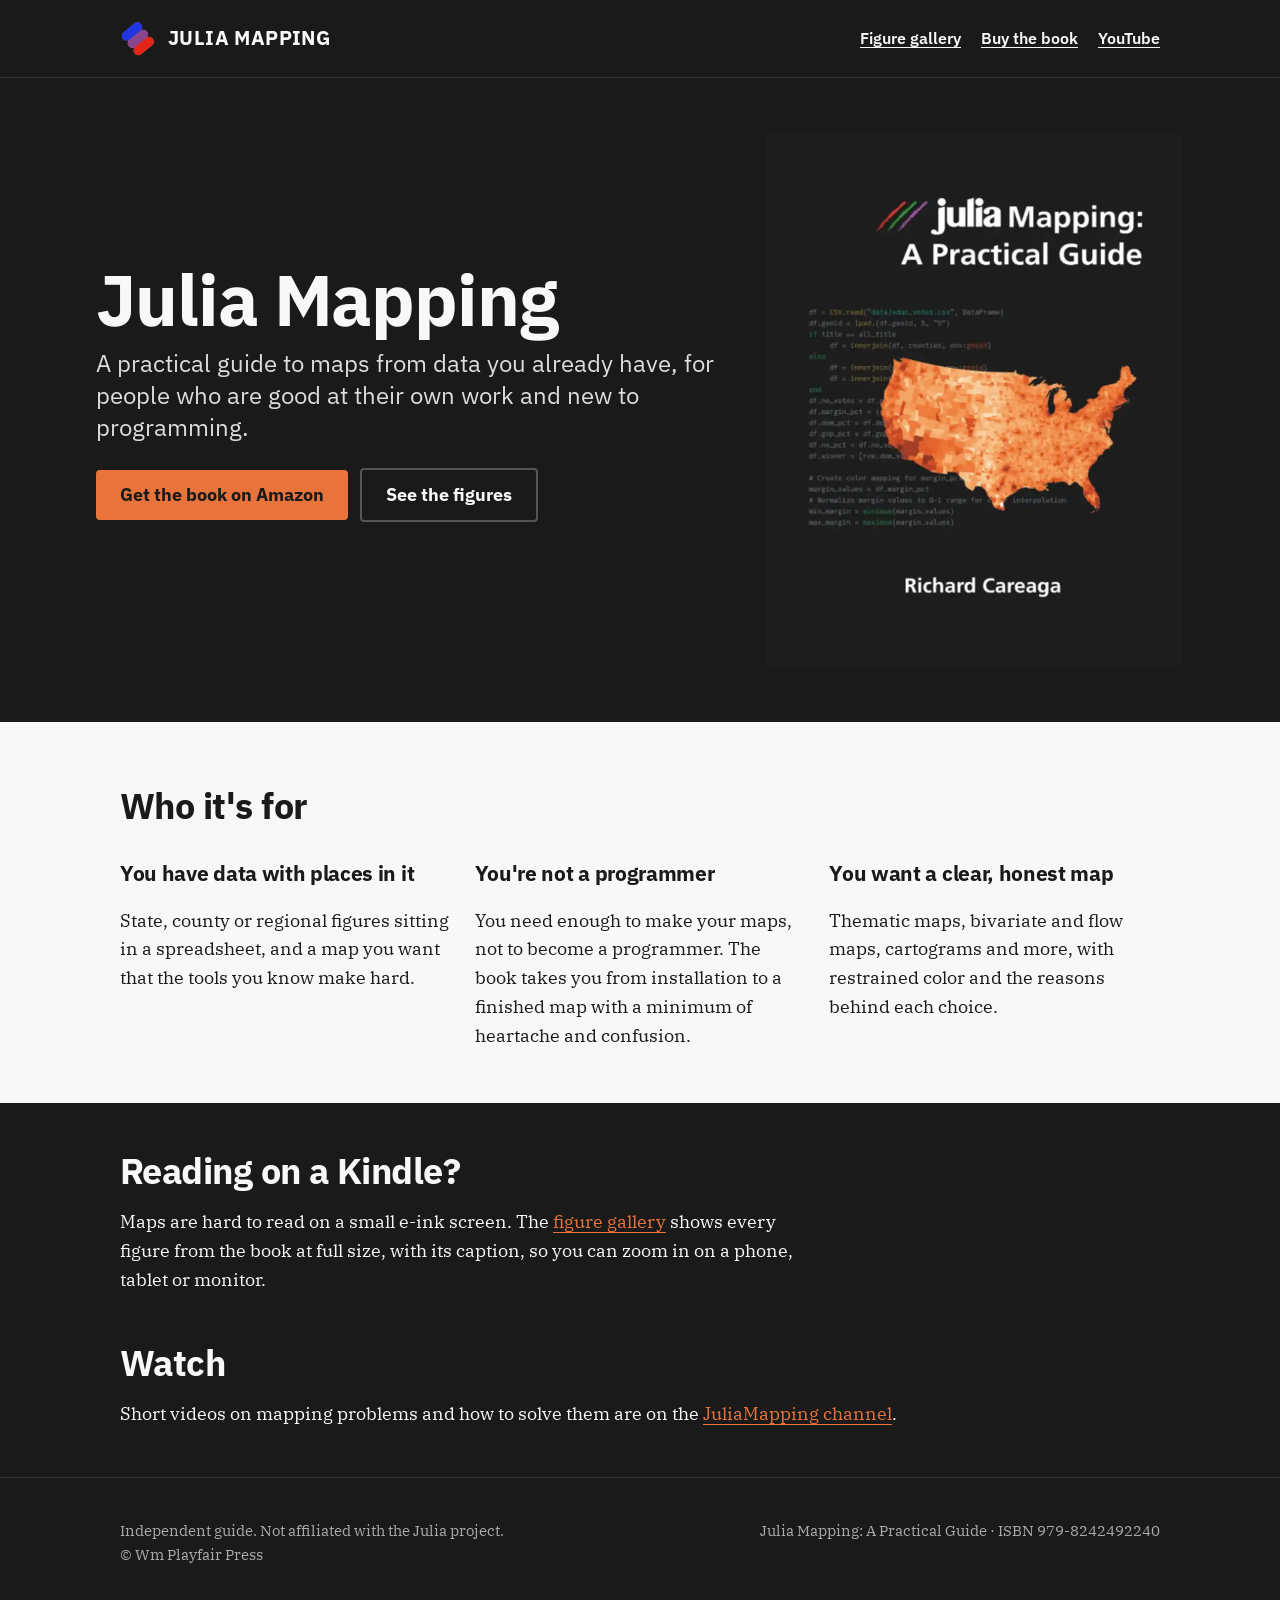
<file: index.html>
<!doctype html>
<html lang="en"><head><meta charset="utf-8">
<meta name="viewport" content="width=device-width,initial-scale=1">
<title>Julia Mapping: A Practical Guide</title>
<meta name="description" content="A practical guide to making maps with Julia, for people with geographically distributed data and no programming background.">
<link rel="stylesheet" href="style.css">
<link rel="icon" href="img/mark.png">
</head><body>
<header class="top"><div class="wrap">
<a class="brand" href="index.html"><img src="img/mark.png" alt="">Julia Mapping</a>
<nav aria-label="Main"><a href="gallery.html">Figure gallery</a><a href="https://www.amazon.com/dp/B0GF22VCHV">Buy the book</a><a href="https://www.youtube.com/@JuliaMapping">YouTube</a></nav>
</div></header>
<main>
<div class="wrap hero">
<div>
<h1>Julia Mapping</h1>
<p class="sub">A practical guide to maps from data you already have, for people who are good at their own work and new to programming.</p>
<p><a class="btn" href="https://www.amazon.com/dp/B0GF22VCHV">Get the book on Amazon</a><a class="btn alt" href="gallery.html">See the figures</a></p>
</div>
<img src="img/cover.webp" alt="Cover of Julia Mapping: A Practical Guide, an orange county map of the United States on a dark background" width="788" height="1008">
</div>
<section class="band"><div class="wrap">
<h2>Who it's for</h2>
<div class="cols">
<div><h3>You have data with places in it</h3><p>State, county or regional figures sitting in a spreadsheet, and a map you want that the tools you know make hard.</p></div>
<div><h3>You're not a programmer</h3><p>You need enough to make your maps, not to become a programmer. The book takes you from installation to a finished map with a minimum of heartache and confusion.</p></div>
<div><h3>You want a clear, honest map</h3><p>Thematic maps, bivariate and flow maps, cartograms and more, with restrained color and the reasons behind each choice.</p></div>
</div>
</div></section>
<div class="wrap">
<h2>Reading on a Kindle?</h2>
<p class="intro">Maps are hard to read on a small e-ink screen. The <a href="gallery.html">figure gallery</a> shows every figure from the book at full size, with its caption, so you can zoom in on a phone, tablet or monitor.</p>
<h2>Watch</h2>
<p>Short videos on mapping problems and how to solve them are on the <a href="https://www.youtube.com/@JuliaMapping">JuliaMapping channel</a>.</p>
</div>
</main>
<footer><div class="wrap">
<div>Independent guide. Not affiliated with the Julia project.<br>&copy; Wm Playfair Press</div>
<div>Julia Mapping: A Practical Guide &middot; ISBN 979-8242492240</div>
</div></footer>
</body></html>
</file>
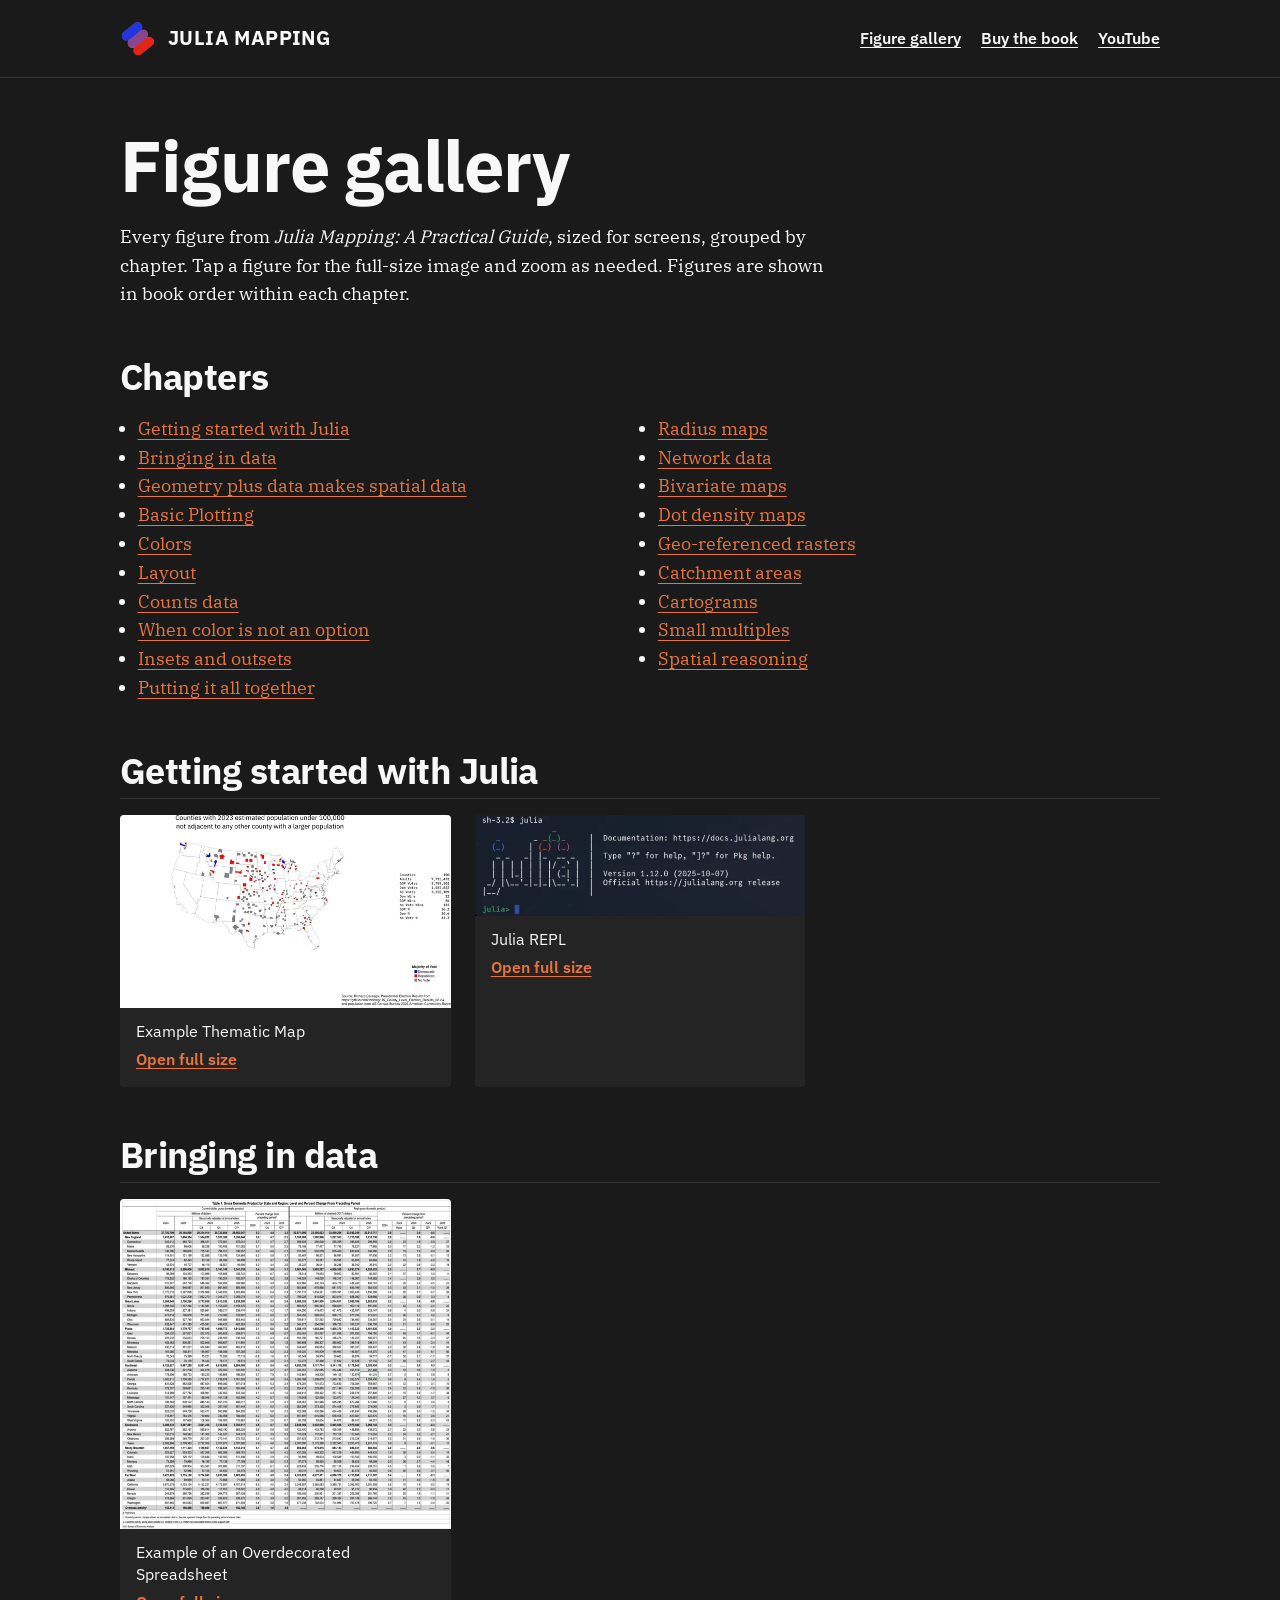
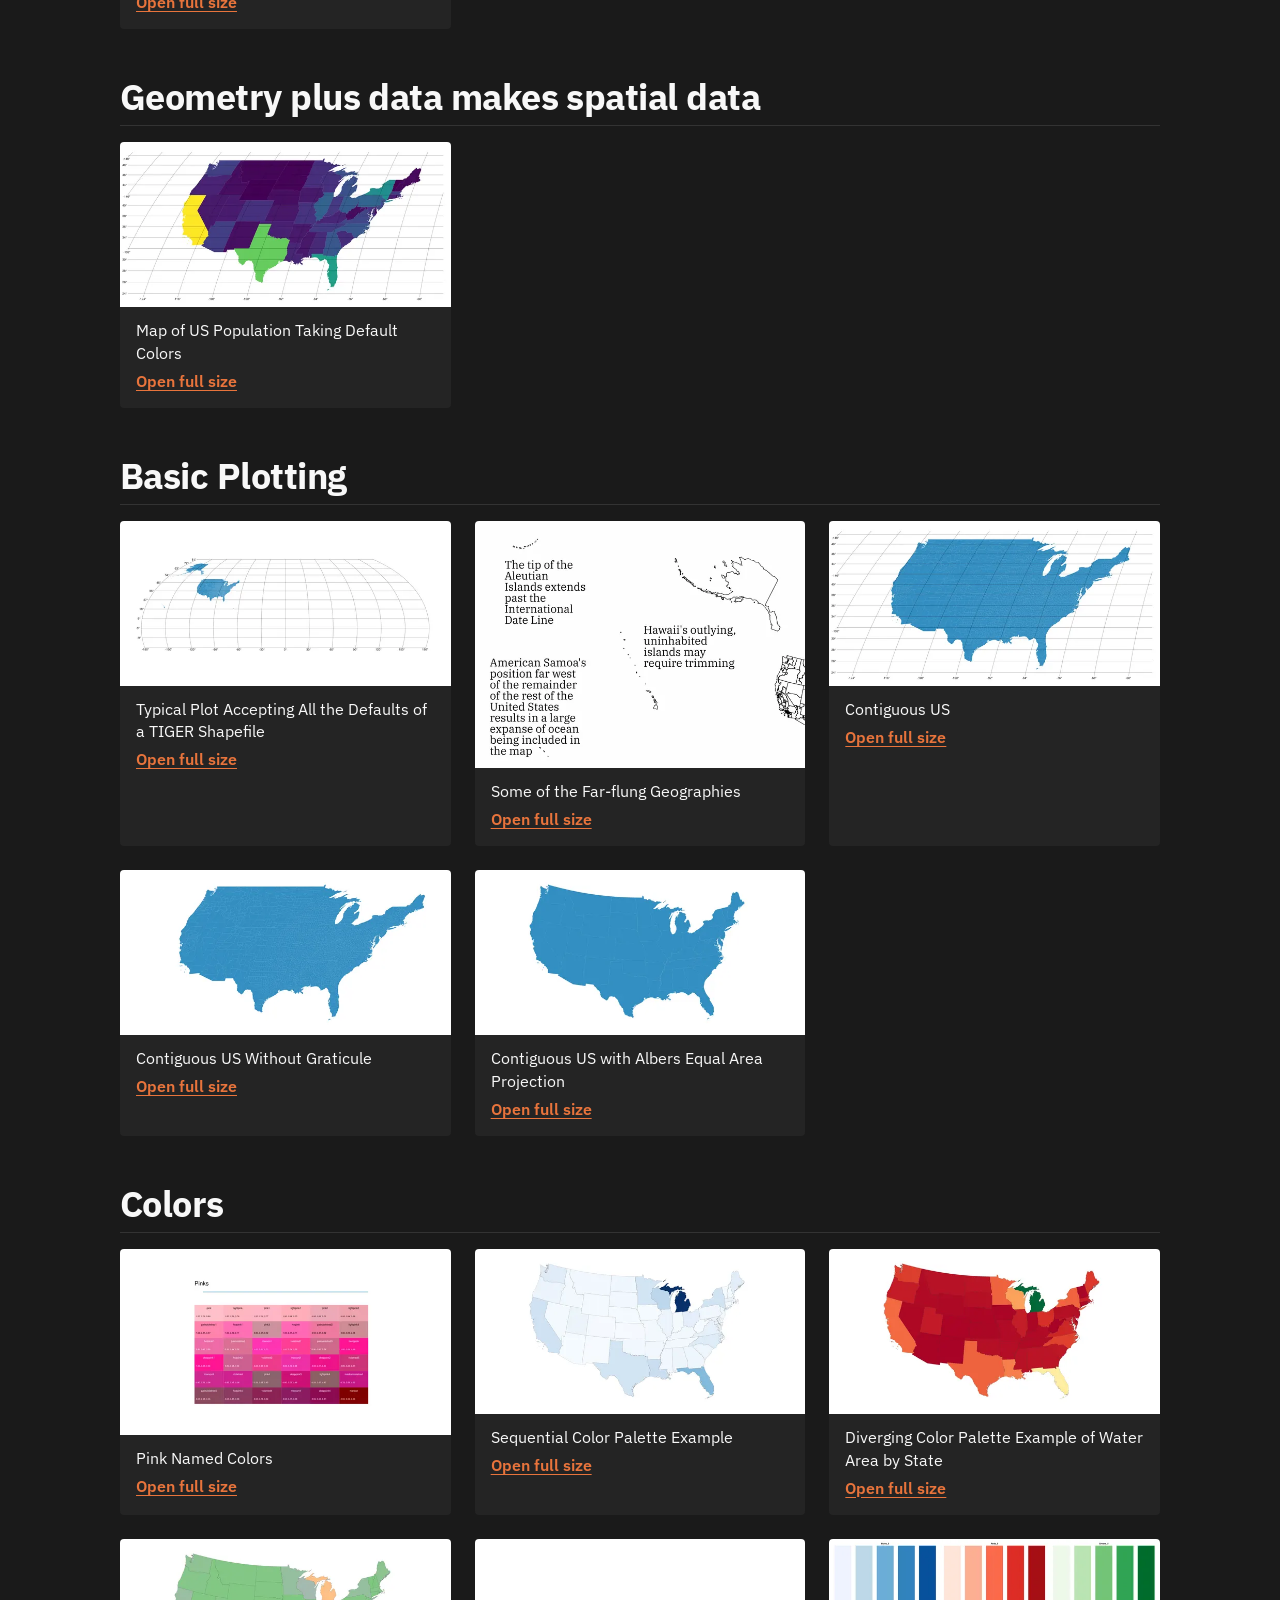
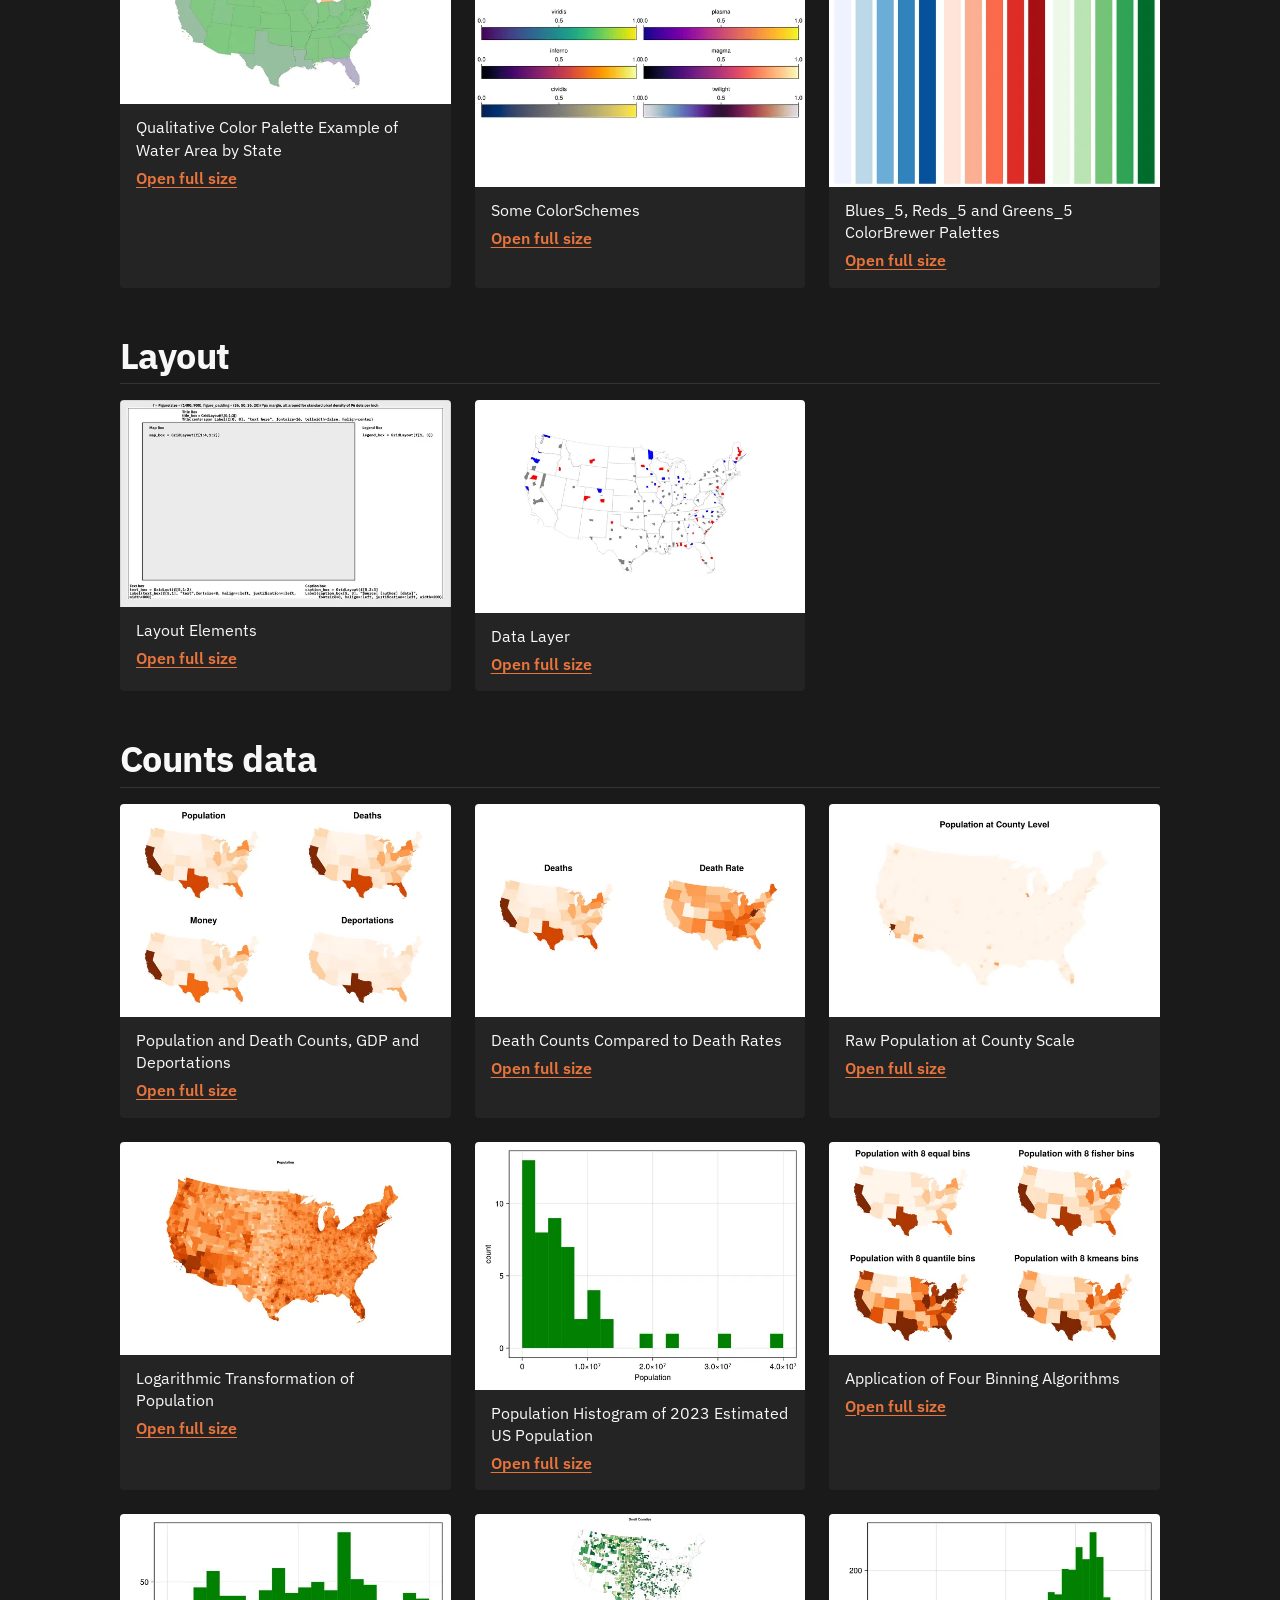
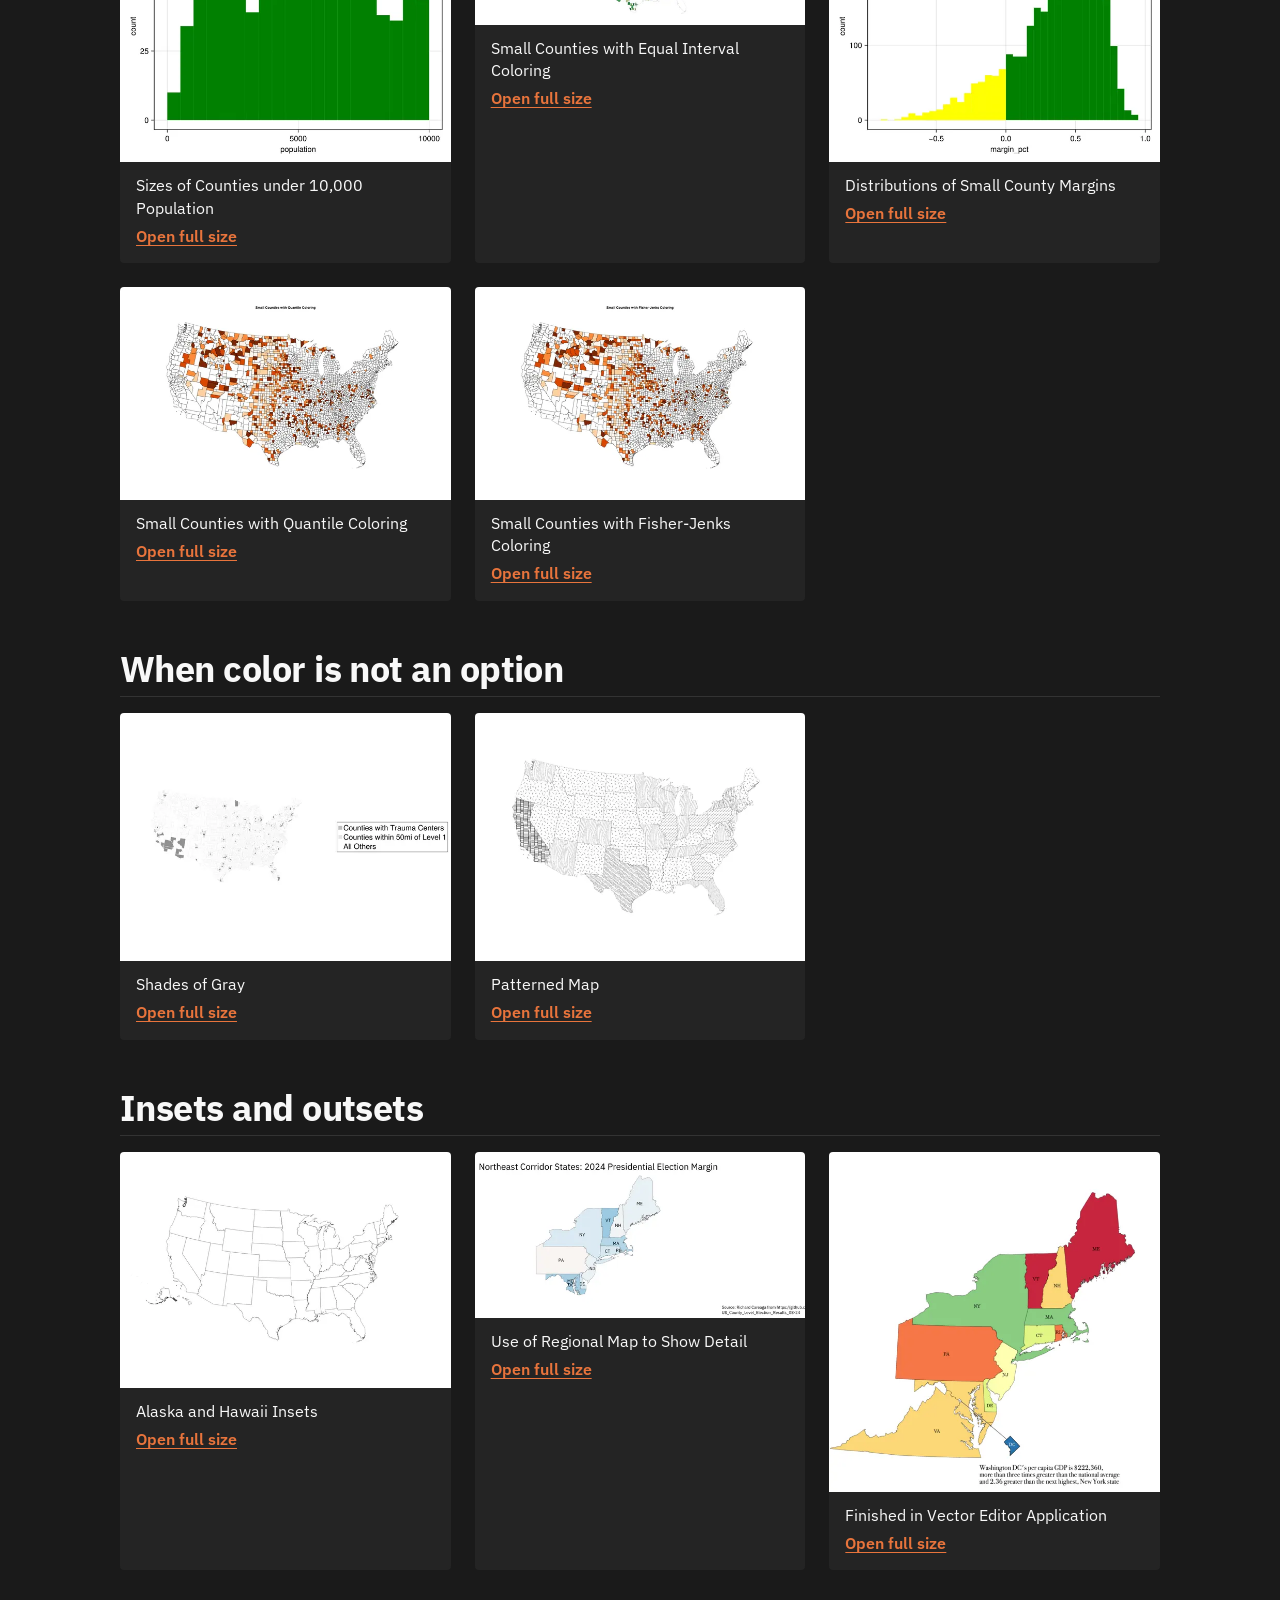
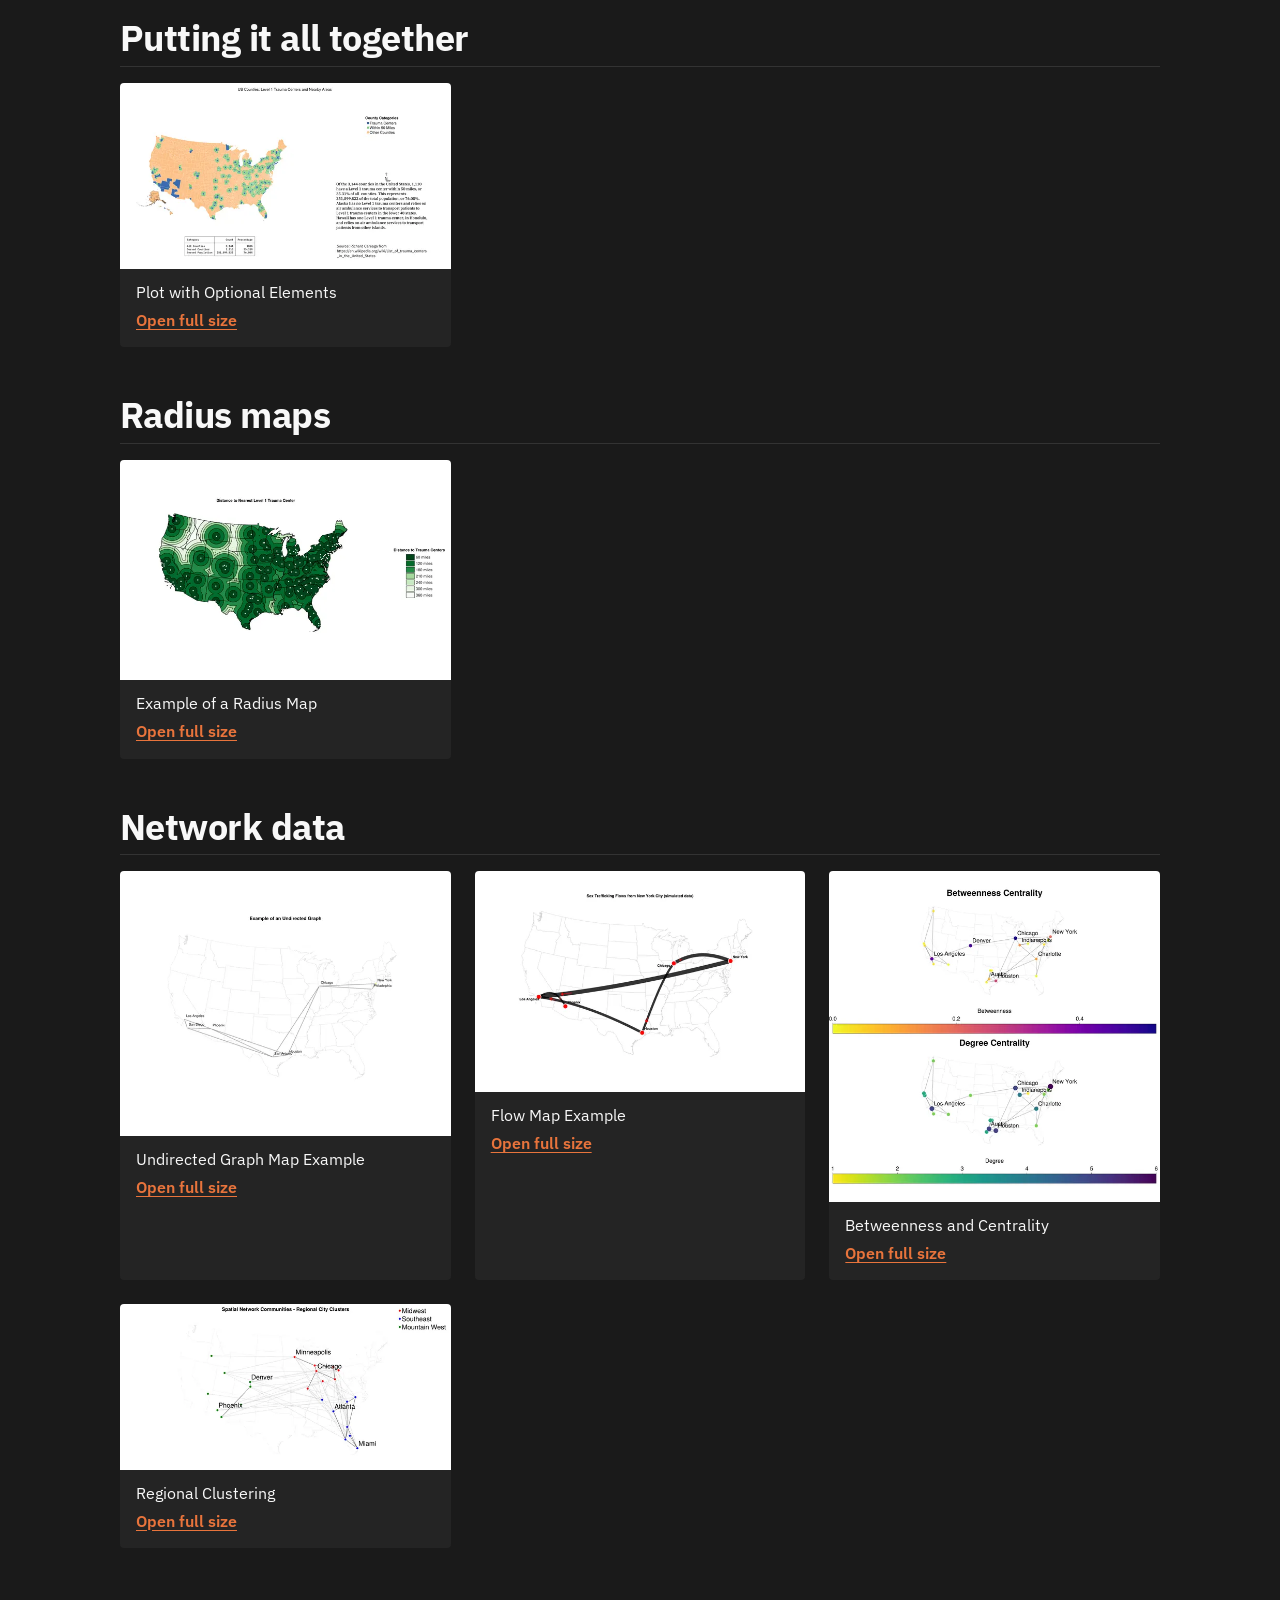
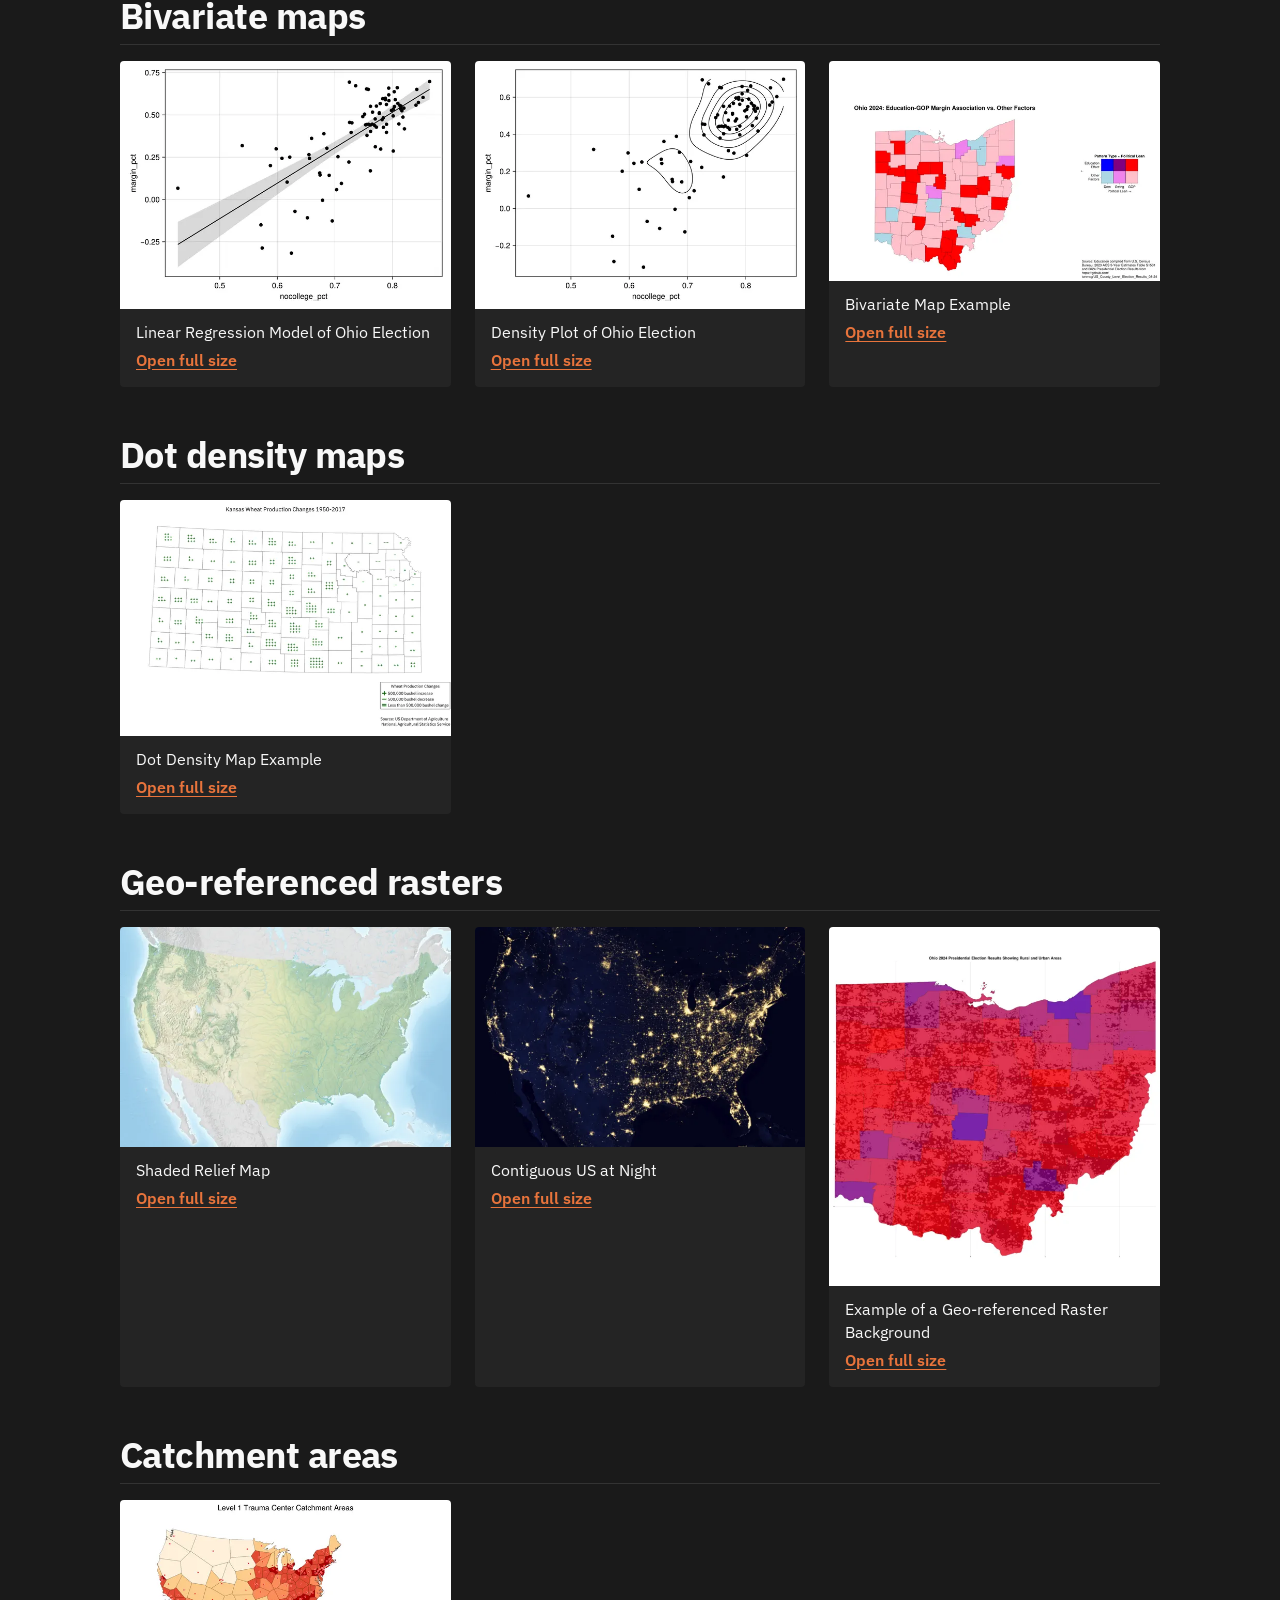
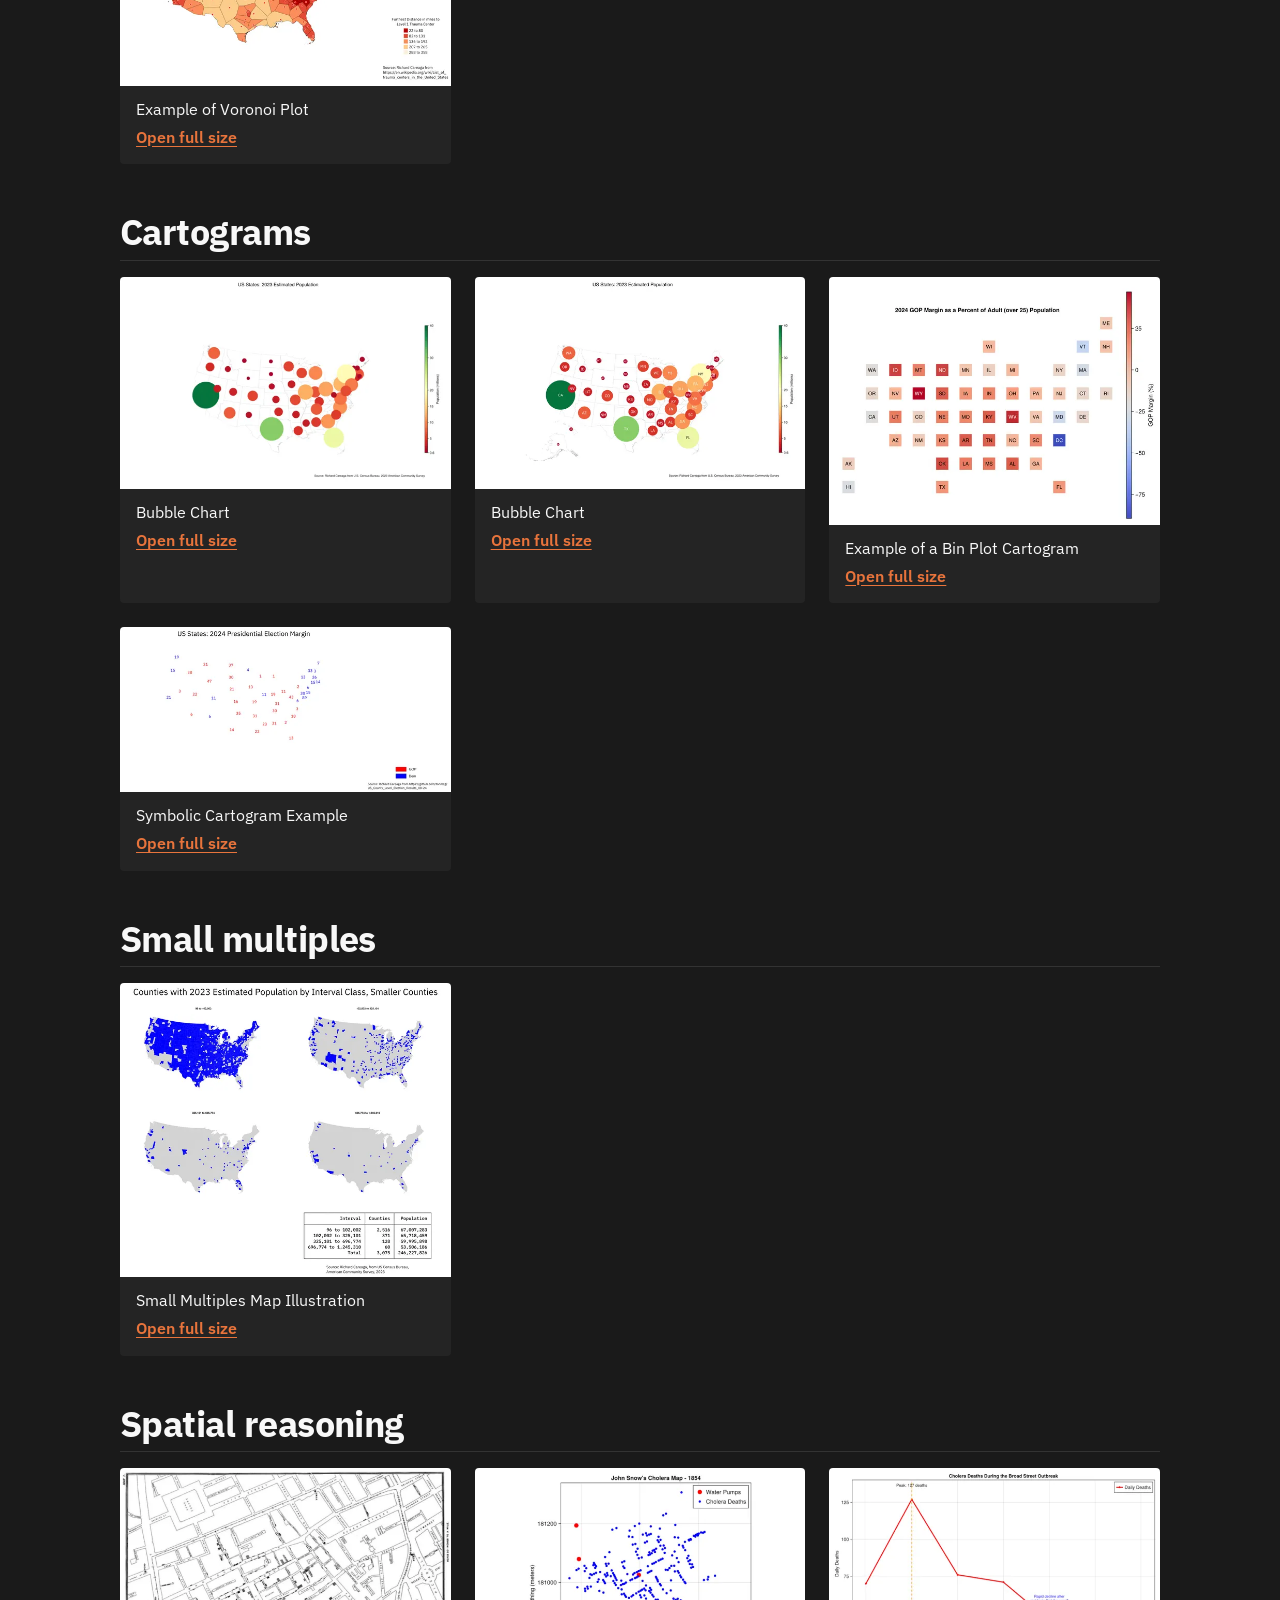
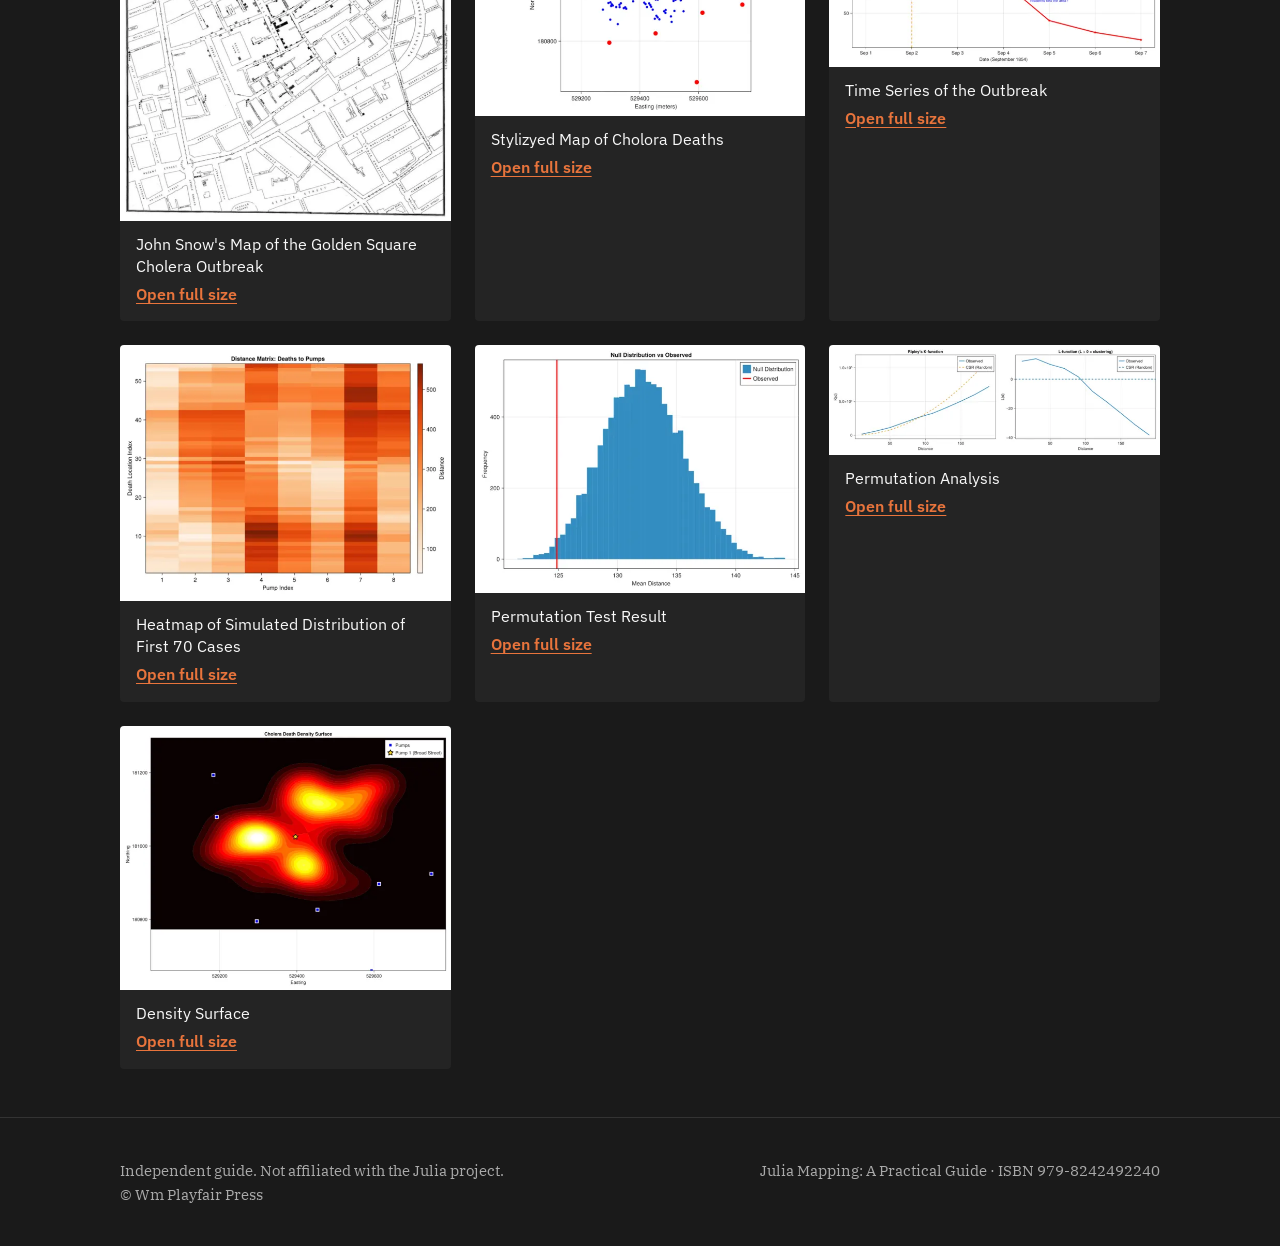
<file: gallery.html>
<!doctype html>
<html lang="en"><head><meta charset="utf-8">
<meta name="viewport" content="width=device-width,initial-scale=1">
<title>Figure gallery | Julia Mapping</title>
<meta name="description" content="Full-size figures from Julia Mapping: A Practical Guide, for readers who find the maps hard to see on a Kindle.">
<link rel="stylesheet" href="style.css">
<link rel="icon" href="img/mark.png">
</head><body>
<header class="top"><div class="wrap">
<a class="brand" href="index.html"><img src="img/mark.png" alt="">Julia Mapping</a>
<nav aria-label="Main"><a href="gallery.html">Figure gallery</a><a href="https://www.amazon.com/dp/B0GF22VCHV">Buy the book</a><a href="https://www.youtube.com/@JuliaMapping">YouTube</a></nav>
</div></header>
<main class="wrap">
<h1>Figure gallery</h1>
<p class="intro">Every figure from <em>Julia Mapping: A Practical Guide</em>, sized for screens, grouped by chapter. Tap a figure for the full-size image and zoom as needed. Figures are shown in book order within each chapter.</p>
<h2>Chapters</h2><ul class="toc"><li><a href="#getting-started-with-julia">Getting started with Julia</a></li><li><a href="#bringing-in-data">Bringing in data</a></li><li><a href="#geometry-plus-data-makes-spatial-data">Geometry plus data makes spatial data</a></li><li><a href="#basic-plotting">Basic Plotting</a></li><li><a href="#colors">Colors</a></li><li><a href="#layout">Layout</a></li><li><a href="#counts-data">Counts data</a></li><li><a href="#when-color-is-not-an-option">When color is not an option</a></li><li><a href="#insets-and-outsets">Insets and outsets</a></li><li><a href="#putting-it-all-together">Putting it all together</a></li><li><a href="#radius-maps">Radius maps</a></li><li><a href="#network-data">Network data</a></li><li><a href="#bivariate-maps">Bivariate maps</a></li><li><a href="#dot-density-maps">Dot density maps</a></li><li><a href="#geo-referenced-rasters">Geo-referenced rasters</a></li><li><a href="#catchment-areas">Catchment areas</a></li><li><a href="#cartograms">Cartograms</a></li><li><a href="#small-multiples">Small multiples</a></li><li><a href="#spatial-reasoning">Spatial reasoning</a></li></ul>
<section class="chapter" id="getting-started-with-julia"><h2>Getting started with Julia</h2><ul class="grid"><li><figure><a href="img/full/fig2.webp"><img src="img/thumb/fig2.webp" alt="Example Thematic Map" loading="lazy" width="640" height="373"></a>
<figcaption>Example Thematic Map<a href="img/full/fig2.webp">Open full size</a></figcaption></figure></li><li><figure><a href="img/full/fig3.webp"><img src="img/thumb/fig3.webp" alt="Julia REPL" loading="lazy" width="640" height="195"></a>
<figcaption>Julia REPL<a href="img/full/fig3.webp">Open full size</a></figcaption></figure></li></ul></section><section class="chapter" id="bringing-in-data"><h2>Bringing in data</h2><ul class="grid"><li><figure><a href="img/full/fig4.webp"><img src="img/thumb/fig4.webp" alt="Example of an Overdecorated Spreadsheet" loading="lazy" width="640" height="638"></a>
<figcaption>Example of an Overdecorated Spreadsheet<a href="img/full/fig4.webp">Open full size</a></figcaption></figure></li></ul></section><section class="chapter" id="geometry-plus-data-makes-spatial-data"><h2>Geometry plus data makes spatial data</h2><ul class="grid"><li><figure><a href="img/full/fig5.webp"><img src="img/thumb/fig5.webp" alt="Map of US Population Taking Default Colors" loading="lazy" width="640" height="320"></a>
<figcaption>Map of US Population Taking Default Colors<a href="img/full/fig5.webp">Open full size</a></figcaption></figure></li></ul></section><section class="chapter" id="basic-plotting"><h2>Basic Plotting</h2><ul class="grid"><li><figure><a href="img/full/fig6.webp"><img src="img/thumb/fig6.webp" alt="Typical Plot Accepting All the Defaults of a TIGER Shapefile" loading="lazy" width="640" height="320"></a>
<figcaption>Typical Plot Accepting All the Defaults of a TIGER Shapefile<a href="img/full/fig6.webp">Open full size</a></figcaption></figure></li><li><figure><a href="img/full/fig7.webp"><img src="img/thumb/fig7.webp" alt="Some of the Far-flung Geographies" loading="lazy" width="640" height="478"></a>
<figcaption>Some of the Far-flung Geographies<a href="img/full/fig7.webp">Open full size</a></figcaption></figure></li><li><figure><a href="img/full/fig8.webp"><img src="img/thumb/fig8.webp" alt="Contiguous US" loading="lazy" width="640" height="320"></a>
<figcaption>Contiguous US<a href="img/full/fig8.webp">Open full size</a></figcaption></figure></li><li><figure><a href="img/full/fig9.webp"><img src="img/thumb/fig9.webp" alt="Contiguous US Without Graticule" loading="lazy" width="640" height="320"></a>
<figcaption>Contiguous US Without Graticule<a href="img/full/fig9.webp">Open full size</a></figcaption></figure></li><li><figure><a href="img/full/fig10.webp"><img src="img/thumb/fig10.webp" alt="Contiguous US with Albers Equal Area Projection" loading="lazy" width="640" height="320"></a>
<figcaption>Contiguous US with Albers Equal Area Projection<a href="img/full/fig10.webp">Open full size</a></figcaption></figure></li></ul></section><section class="chapter" id="colors"><h2>Colors</h2><ul class="grid"><li><figure><a href="img/full/fig13.webp"><img src="img/thumb/fig13.webp" alt="Pink Named Colors" loading="lazy" width="640" height="360"></a>
<figcaption>Pink Named Colors<a href="img/full/fig13.webp">Open full size</a></figcaption></figure></li><li><figure><a href="img/full/fig14.webp"><img src="img/thumb/fig14.webp" alt="Sequential Color Palette Example" loading="lazy" width="640" height="320"></a>
<figcaption>Sequential Color Palette Example<a href="img/full/fig14.webp">Open full size</a></figcaption></figure></li><li><figure><a href="img/full/fig15.webp"><img src="img/thumb/fig15.webp" alt="Diverging Color Palette Example of Water Area by State" loading="lazy" width="640" height="320"></a>
<figcaption>Diverging Color Palette Example of Water Area by State<a href="img/full/fig15.webp">Open full size</a></figcaption></figure></li><li><figure><a href="img/full/fig16.webp"><img src="img/thumb/fig16.webp" alt="Qualitative Color Palette Example of Water Area by State" loading="lazy" width="640" height="320"></a>
<figcaption>Qualitative Color Palette Example of Water Area by State<a href="img/full/fig16.webp">Open full size</a></figcaption></figure></li><li><figure><a href="img/full/fig17.webp"><img src="img/thumb/fig17.webp" alt="Some ColorSchemes" loading="lazy" width="640" height="480"></a>
<figcaption>Some ColorSchemes<a href="img/full/fig17.webp">Open full size</a></figcaption></figure></li><li><figure><a href="img/full/fig18.webp"><img src="img/thumb/fig18.webp" alt="Blues_5, Reds_5 and Greens_5 ColorBrewer Palettes" loading="lazy" width="640" height="480"></a>
<figcaption>Blues_5, Reds_5 and Greens_5 ColorBrewer Palettes<a href="img/full/fig18.webp">Open full size</a></figcaption></figure></li></ul></section><section class="chapter" id="layout"><h2>Layout</h2><ul class="grid"><li><figure><a href="img/full/fig11.webp"><img src="img/thumb/fig11.webp" alt="Layout Elements" loading="lazy" width="640" height="400"></a>
<figcaption>Layout Elements<a href="img/full/fig11.webp">Open full size</a></figcaption></figure></li><li><figure><a href="img/full/fig12.webp"><img src="img/thumb/fig12.webp" alt="Data Layer" loading="lazy" width="640" height="412"></a>
<figcaption>Data Layer<a href="img/full/fig12.webp">Open full size</a></figcaption></figure></li></ul></section><section class="chapter" id="counts-data"><h2>Counts data</h2><ul class="grid"><li><figure><a href="img/full/fig19.webp"><img src="img/thumb/fig19.webp" alt="Population and Death Counts, GDP and Deportations" loading="lazy" width="640" height="412"></a>
<figcaption>Population and Death Counts, GDP and Deportations<a href="img/full/fig19.webp">Open full size</a></figcaption></figure></li><li><figure><a href="img/full/fig20.webp"><img src="img/thumb/fig20.webp" alt="Death Counts Compared to Death Rates" loading="lazy" width="640" height="412"></a>
<figcaption>Death Counts Compared to Death Rates<a href="img/full/fig20.webp">Open full size</a></figcaption></figure></li><li><figure><a href="img/full/fig21.webp"><img src="img/thumb/fig21.webp" alt="Raw Population at County Scale" loading="lazy" width="640" height="412"></a>
<figcaption>Raw Population at County Scale<a href="img/full/fig21.webp">Open full size</a></figcaption></figure></li><li><figure><a href="img/full/fig22.webp"><img src="img/thumb/fig22.webp" alt="Logarithmic Transformation of Population" loading="lazy" width="640" height="412"></a>
<figcaption>Logarithmic Transformation of Population<a href="img/full/fig22.webp">Open full size</a></figcaption></figure></li><li><figure><a href="img/full/fig23.webp"><img src="img/thumb/fig23.webp" alt="Population Histogram of 2023 Estimated US Population" loading="lazy" width="640" height="480"></a>
<figcaption>Population Histogram of 2023 Estimated US Population<a href="img/full/fig23.webp">Open full size</a></figcaption></figure></li><li><figure><a href="img/full/fig24.webp"><img src="img/thumb/fig24.webp" alt="Application of Four Binning Algorithms" loading="lazy" width="640" height="412"></a>
<figcaption>Application of Four Binning Algorithms<a href="img/full/fig24.webp">Open full size</a></figcaption></figure></li><li><figure><a href="img/full/fig25.webp"><img src="img/thumb/fig25.webp" alt="Sizes of Counties under 10,000 Population" loading="lazy" width="640" height="480"></a>
<figcaption>Sizes of Counties under 10,000 Population<a href="img/full/fig25.webp">Open full size</a></figcaption></figure></li><li><figure><a href="img/full/fig26.webp"><img src="img/thumb/fig26.webp" alt="Small Counties with Equal Interval Coloring" loading="lazy" width="640" height="213"></a>
<figcaption>Small Counties with Equal Interval Coloring<a href="img/full/fig26.webp">Open full size</a></figcaption></figure></li><li><figure><a href="img/full/fig27.webp"><img src="img/thumb/fig27.webp" alt="Distributions of Small County Margins" loading="lazy" width="640" height="480"></a>
<figcaption>Distributions of Small County Margins<a href="img/full/fig27.webp">Open full size</a></figcaption></figure></li><li><figure><a href="img/full/fig28.webp"><img src="img/thumb/fig28.webp" alt="Small Counties with Quantile Coloring" loading="lazy" width="640" height="412"></a>
<figcaption>Small Counties with Quantile Coloring<a href="img/full/fig28.webp">Open full size</a></figcaption></figure></li><li><figure><a href="img/full/fig29.webp"><img src="img/thumb/fig29.webp" alt="Small Counties with Fisher-Jenks Coloring" loading="lazy" width="640" height="412"></a>
<figcaption>Small Counties with Fisher-Jenks Coloring<a href="img/full/fig29.webp">Open full size</a></figcaption></figure></li></ul></section><section class="chapter" id="when-color-is-not-an-option"><h2>When color is not an option</h2><ul class="grid"><li><figure><a href="img/full/fig30.webp"><img src="img/thumb/fig30.webp" alt="Shades of Gray" loading="lazy" width="640" height="480"></a>
<figcaption>Shades of Gray<a href="img/full/fig30.webp">Open full size</a></figcaption></figure></li><li><figure><a href="img/full/fig31.webp"><img src="img/thumb/fig31.webp" alt="Patterned Map" loading="lazy" width="640" height="480"></a>
<figcaption>Patterned Map<a href="img/full/fig31.webp">Open full size</a></figcaption></figure></li></ul></section><section class="chapter" id="insets-and-outsets"><h2>Insets and outsets</h2><ul class="grid"><li><figure><a href="img/full/fig32.webp"><img src="img/thumb/fig32.webp" alt="Alaska and Hawaii Insets" loading="lazy" width="640" height="457"></a>
<figcaption>Alaska and Hawaii Insets<a href="img/full/fig32.webp">Open full size</a></figcaption></figure></li><li><figure><a href="img/full/fig33.webp"><img src="img/thumb/fig33.webp" alt="Use of Regional Map to Show Detail" loading="lazy" width="640" height="320"></a>
<figcaption>Use of Regional Map to Show Detail<a href="img/full/fig33.webp">Open full size</a></figcaption></figure></li><li><figure><a href="img/full/fig34.webp"><img src="img/thumb/fig34.webp" alt="Finished in Vector Editor Application" loading="lazy" width="640" height="657"></a>
<figcaption>Finished in Vector Editor Application<a href="img/full/fig34.webp">Open full size</a></figcaption></figure></li></ul></section><section class="chapter" id="putting-it-all-together"><h2>Putting it all together</h2><ul class="grid"><li><figure><a href="img/full/fig35.webp"><img src="img/thumb/fig35.webp" alt="Plot with Optional Elements" loading="lazy" width="640" height="360"></a>
<figcaption>Plot with Optional Elements<a href="img/full/fig35.webp">Open full size</a></figcaption></figure></li></ul></section><section class="chapter" id="radius-maps"><h2>Radius maps</h2><ul class="grid"><li><figure><a href="img/full/fig36.webp"><img src="img/thumb/fig36.webp" alt="Example of a Radius Map" loading="lazy" width="640" height="427"></a>
<figcaption>Example of a Radius Map<a href="img/full/fig36.webp">Open full size</a></figcaption></figure></li></ul></section><section class="chapter" id="network-data"><h2>Network data</h2><ul class="grid"><li><figure><a href="img/full/fig37.webp"><img src="img/thumb/fig37.webp" alt="Undirected Graph Map Example" loading="lazy" width="640" height="512"></a>
<figcaption>Undirected Graph Map Example<a href="img/full/fig37.webp">Open full size</a></figcaption></figure></li><li><figure><a href="img/full/fig38.webp"><img src="img/thumb/fig38.webp" alt="Flow Map Example" loading="lazy" width="640" height="427"></a>
<figcaption>Flow Map Example<a href="img/full/fig38.webp">Open full size</a></figcaption></figure></li><li><figure><a href="img/full/fig39.webp"><img src="img/thumb/fig39.webp" alt="Betweenness and Centrality" loading="lazy" width="640" height="640"></a>
<figcaption>Betweenness and Centrality<a href="img/full/fig39.webp">Open full size</a></figcaption></figure></li><li><figure><a href="img/full/fig40.webp"><img src="img/thumb/fig40.webp" alt="Regional Clustering" loading="lazy" width="640" height="320"></a>
<figcaption>Regional Clustering<a href="img/full/fig40.webp">Open full size</a></figcaption></figure></li></ul></section><section class="chapter" id="bivariate-maps"><h2>Bivariate maps</h2><ul class="grid"><li><figure><a href="img/full/fig41.webp"><img src="img/thumb/fig41.webp" alt="Linear Regression Model of Ohio Election" loading="lazy" width="640" height="480"></a>
<figcaption>Linear Regression Model of Ohio Election<a href="img/full/fig41.webp">Open full size</a></figcaption></figure></li><li><figure><a href="img/full/fig42.webp"><img src="img/thumb/fig42.webp" alt="Density Plot of Ohio Election" loading="lazy" width="640" height="480"></a>
<figcaption>Density Plot of Ohio Election<a href="img/full/fig42.webp">Open full size</a></figcaption></figure></li><li><figure><a href="img/full/fig43.webp"><img src="img/thumb/fig43.webp" alt="Bivariate Map Example" loading="lazy" width="640" height="427"></a>
<figcaption>Bivariate Map Example<a href="img/full/fig43.webp">Open full size</a></figcaption></figure></li></ul></section><section class="chapter" id="dot-density-maps"><h2>Dot density maps</h2><ul class="grid"><li><figure><a href="img/full/fig44.webp"><img src="img/thumb/fig44.webp" alt="Dot Density Map Example" loading="lazy" width="640" height="457"></a>
<figcaption>Dot Density Map Example<a href="img/full/fig44.webp">Open full size</a></figcaption></figure></li></ul></section><section class="chapter" id="geo-referenced-rasters"><h2>Geo-referenced rasters</h2><ul class="grid"><li><figure><a href="img/full/fig45.webp"><img src="img/thumb/fig45.webp" alt="Shaded Relief Map" loading="lazy" width="640" height="427"></a>
<figcaption>Shaded Relief Map<a href="img/full/fig45.webp">Open full size</a></figcaption></figure></li><li><figure><a href="img/full/fig46.webp"><img src="img/thumb/fig46.webp" alt="Contiguous US at Night" loading="lazy" width="640" height="427"></a>
<figcaption>Contiguous US at Night<a href="img/full/fig46.webp">Open full size</a></figcaption></figure></li><li><figure><a href="img/full/fig47.webp"><img src="img/thumb/fig47.webp" alt="Example of a Geo-referenced Raster Background" loading="lazy" width="640" height="696"></a>
<figcaption>Example of a Geo-referenced Raster Background<a href="img/full/fig47.webp">Open full size</a></figcaption></figure></li></ul></section><section class="chapter" id="catchment-areas"><h2>Catchment areas</h2><ul class="grid"><li><figure><a href="img/full/fig48.webp"><img src="img/thumb/fig48.webp" alt="Example of Voronoi Plot" loading="lazy" width="640" height="360"></a>
<figcaption>Example of Voronoi Plot<a href="img/full/fig48.webp">Open full size</a></figcaption></figure></li></ul></section><section class="chapter" id="cartograms"><h2>Cartograms</h2><ul class="grid"><li><figure><a href="img/full/bubble_chart.webp"><img src="img/thumb/bubble_chart.webp" alt="Bubble Chart" loading="lazy" width="640" height="411"></a>
<figcaption>Bubble Chart<a href="img/full/bubble_chart.webp">Open full size</a></figcaption></figure></li><li><figure><a href="img/full/fig49.webp"><img src="img/thumb/fig49.webp" alt="Bubble Chart" loading="lazy" width="640" height="412"></a>
<figcaption>Bubble Chart<a href="img/full/fig49.webp">Open full size</a></figcaption></figure></li><li><figure><a href="img/full/fig50.webp"><img src="img/thumb/fig50.webp" alt="Example of a Bin Plot Cartogram" loading="lazy" width="640" height="480"></a>
<figcaption>Example of a Bin Plot Cartogram<a href="img/full/fig50.webp">Open full size</a></figcaption></figure></li><li><figure><a href="img/full/fig51.webp"><img src="img/thumb/fig51.webp" alt="Symbolic Cartogram Example" loading="lazy" width="640" height="320"></a>
<figcaption>Symbolic Cartogram Example<a href="img/full/fig51.webp">Open full size</a></figcaption></figure></li></ul></section><section class="chapter" id="small-multiples"><h2>Small multiples</h2><ul class="grid"><li><figure><a href="img/full/fig52.webp"><img src="img/thumb/fig52.webp" alt="Small Multiples Map Illustration" loading="lazy" width="640" height="569"></a>
<figcaption>Small Multiples Map Illustration<a href="img/full/fig52.webp">Open full size</a></figcaption></figure></li></ul></section><section class="chapter" id="spatial-reasoning"><h2>Spatial reasoning</h2><ul class="grid"><li><figure><a href="img/full/fig53.webp"><img src="img/thumb/fig53.webp" alt="John Snow&#x27;s Map of the Golden Square Cholera Outbreak" loading="lazy" width="640" height="682"></a>
<figcaption>John Snow&#x27;s Map of the Golden Square Cholera Outbreak<a href="img/full/fig53.webp">Open full size</a></figcaption></figure></li><li><figure><a href="img/full/fig54.webp"><img src="img/thumb/fig54.webp" alt="Stylizyed Map of Cholora Deaths" loading="lazy" width="640" height="480"></a>
<figcaption>Stylizyed Map of Cholora Deaths<a href="img/full/fig54.webp">Open full size</a></figcaption></figure></li><li><figure><a href="img/full/fig55.webp"><img src="img/thumb/fig55.webp" alt="Time Series of the Outbreak" loading="lazy" width="640" height="384"></a>
<figcaption>Time Series of the Outbreak<a href="img/full/fig55.webp">Open full size</a></figcaption></figure></li><li><figure><a href="img/full/fig56.webp"><img src="img/thumb/fig56.webp" alt="Heatmap of Simulated Distribution of First 70 Cases" loading="lazy" width="640" height="495"></a>
<figcaption>Heatmap of Simulated Distribution of First 70 Cases<a href="img/full/fig56.webp">Open full size</a></figcaption></figure></li><li><figure><a href="img/full/fig57.webp"><img src="img/thumb/fig57.webp" alt="Permutation Test Result" loading="lazy" width="640" height="480"></a>
<figcaption>Permutation Test Result<a href="img/full/fig57.webp">Open full size</a></figcaption></figure></li><li><figure><a href="img/full/fig58.webp"><img src="img/thumb/fig58.webp" alt="Permutation Analysis" loading="lazy" width="640" height="213"></a>
<figcaption>Permutation Analysis<a href="img/full/fig58.webp">Open full size</a></figcaption></figure></li><li><figure><a href="img/full/fig59.webp"><img src="img/thumb/fig59.webp" alt="Density Surface" loading="lazy" width="640" height="512"></a>
<figcaption>Density Surface<a href="img/full/fig59.webp">Open full size</a></figcaption></figure></li></ul></section>
</main>
<footer><div class="wrap">
<div>Independent guide. Not affiliated with the Julia project.<br>&copy; Wm Playfair Press</div>
<div>Julia Mapping: A Practical Guide &middot; ISBN 979-8242492240</div>
</div></footer>
</body></html>
</file>
<file: style.css>
@font-face{font-family:"IBM Plex Sans";font-weight:400;src:url(fonts/ibm-plex-sans-400.woff2) format("woff2");font-display:swap}
@font-face{font-family:"IBM Plex Sans";font-weight:600;src:url(fonts/ibm-plex-sans-600.woff2) format("woff2");font-display:swap}
@font-face{font-family:"IBM Plex Sans";font-weight:700;src:url(fonts/ibm-plex-sans-700.woff2) format("woff2");font-display:swap}
@font-face{font-family:"IBM Plex Serif";font-weight:400;src:url(fonts/ibm-plex-serif-400.woff2) format("woff2");font-display:swap}
@font-face{font-family:"IBM Plex Serif";font-weight:600;src:url(fonts/ibm-plex-serif-600.woff2) format("woff2");font-display:swap}

:root{--dark:#1a1a1a;--light:#f8f8f8;--accent:#e8743c;--muted:#6b6b6b;--rule:#d8d8d8;
  --sans:"IBM Plex Sans",system-ui,sans-serif;--serif:"IBM Plex Serif",Georgia,serif}
*{box-sizing:border-box}
body{margin:0;background:var(--dark);color:var(--light);font:400 1.125rem/1.6 var(--serif)}
a{color:var(--accent);text-underline-offset:.2em}
a:focus-visible{outline:3px solid var(--accent);outline-offset:3px}
.wrap{max-width:68rem;margin:0 auto;padding:0 1.5rem}
header.top{padding:1.25rem 0;border-bottom:1px solid #333}
header.top .wrap{display:flex;align-items:center;gap:1rem;flex-wrap:wrap;justify-content:space-between}
.brand{display:flex;align-items:center;gap:.75rem;color:var(--light);text-decoration:none;font:700 1.25rem/1 var(--sans);text-transform:uppercase;letter-spacing:.02em}
.brand img{width:36px;height:auto}
nav a{font:600 1rem var(--sans);margin-left:1.25rem;color:var(--light)}
h1,h2,h3{font-family:var(--sans);line-height:1.1;letter-spacing:-.015em}
h1{font-size:clamp(2.4rem,6vw,4.5rem);margin:0 0 .5rem;font-weight:700}
h2{font-size:clamp(1.6rem,3.5vw,2.25rem);font-weight:700;margin:3rem 0 1rem}
.hero{display:grid;gap:2.5rem;padding:3.5rem 0;align-items:center}
@media(min-width:800px){.hero{grid-template-columns:1.2fr .8fr}}
.hero img{width:100%;max-width:26rem;height:auto;border-radius:4px;justify-self:center}
.sub{font:400 1.5rem/1.35 var(--sans);color:#ddd;margin:0 0 1.5rem}
.btn{display:inline-block;background:var(--accent);color:var(--dark);font:700 1.125rem var(--sans);padding:.85rem 1.5rem;border-radius:4px;text-decoration:none}
.btn:hover{filter:brightness(1.1)}
.btn.alt{background:none;color:var(--light);border:2px solid #555;margin-left:.75rem}
main.wrap{padding-top:3rem}
section.band{background:var(--light);color:var(--dark);padding:1rem 0 3rem}
section.band a{color:#b4450f}
section.band .muted{color:var(--muted)}
.cols{display:grid;gap:1.5rem}
@media(min-width:800px){.cols{grid-template-columns:repeat(3,1fr)}}
.cols p{margin:.25rem 0}
footer{padding:2.5rem 0;color:#aaa;font-size:.95rem;border-top:1px solid #333;margin-top:3rem}
footer .wrap{display:flex;flex-wrap:wrap;gap:1rem 2rem;justify-content:space-between}
.pub{display:flex;gap:.75rem;align-items:center}
/* gallery */
.intro{max-width:44rem}
.chapter h2{border-bottom:1px solid #333;padding-bottom:.5rem}
.grid{list-style:none;margin:0;padding:0;display:grid;gap:1.5rem;grid-template-columns:repeat(auto-fill,minmax(16rem,1fr))}
.grid figure{margin:0;background:#242424;border-radius:4px;overflow:hidden;height:100%}
.grid img{display:block;width:100%;height:auto;background:#fff}
.grid figcaption{padding:.75rem 1rem 1rem;font:400 1rem/1.4 var(--sans)}
.grid figcaption a{display:block;margin-top:.35rem;font-weight:600}
.toc{columns:2 18rem;padding-left:1.1rem}
.fig-view img{max-width:100%;height:auto;background:#fff}
</file>
